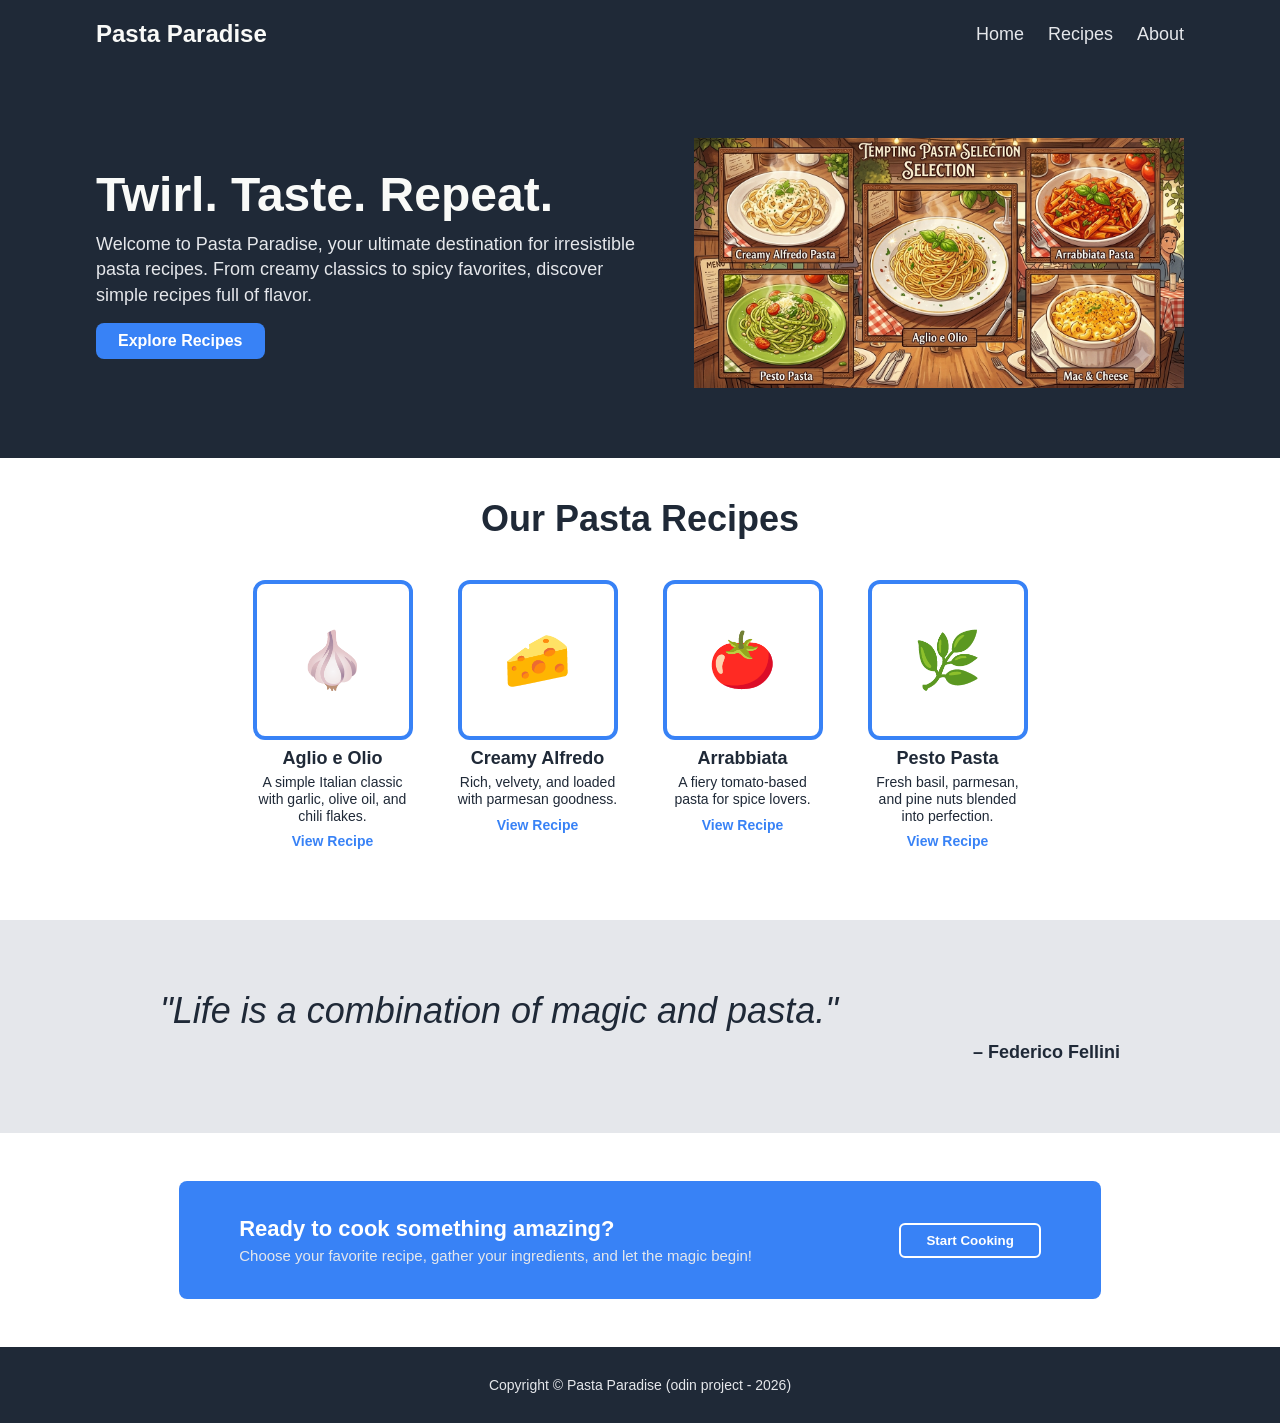
<file: index.html>
<!DOCTYPE html>
<html lang="en">
<head>
    <meta charset="UTF-8">
    <meta name="viewport" content="width=device-width, initial-scale=1.0">
    <title>Pasta Paradise</title>
    <link rel="stylesheet" href="style.css">
</head>

<body>

    <!-- Header -->
    <header class="header">
        <div class="logo">Pasta Paradise</div>

        <nav class="header-links">
            <a href="#">Home</a>
            <a href="#">Recipes</a>
            <a href="#">About</a>
        </nav>
    </header>


    <!-- Hero Section -->
    <section class="hero">

        <div class="hero-content">
            <h1>Twirl. Taste. Repeat.</h1>

            <p>
                Welcome to Pasta Paradise, your ultimate destination for
                irresistible pasta recipes. From creamy classics to spicy
                favorites, discover simple recipes full of flavor.
            </p>

            <button>Explore Recipes</button>
        </div>

        <div class="hero-image">
            <img src="images/pasta.png" alt="Delicious pasta dishes">
        </div>

    </section>


    <!-- Information Section -->
    <section class="information">

        <h2>Our Pasta Recipes</h2>

        <div class="cards">

            <div class="card">
                <div class="card-image">
                    🧄
                </div>
                <h3>Aglio e Olio</h3>
                <p>
                    A simple Italian classic with garlic, olive oil,
                    and chili flakes.
                </p>
                <a href="recipes/AglioeOlio.html">View Recipe</a>
            </div>


            <div class="card">
                <div class="card-image">
                    🧀
                </div>
                <h3>Creamy Alfredo</h3>
                <p>
                    Rich, velvety, and loaded with parmesan goodness.
                </p>
                <a href="recipes/alfredo.html">View Recipe</a>
            </div>


            <div class="card">
                <div class="card-image">
                    🍅
                </div>
                <h3>Arrabbiata</h3>
                <p>
                    A fiery tomato-based pasta for spice lovers.
                </p>
                <a href="recipes/arrabiata.html">View Recipe</a>
            </div>


            <div class="card">
                <div class="card-image">
                    🌿
                </div>
                <h3>Pesto Pasta</h3>
                <p>
                    Fresh basil, parmesan, and pine nuts blended
                    into perfection.
                </p>
                <a href="recipes/pesto.html">View Recipe</a>
            </div>

        </div>

    </section>


    <!-- Quote Section -->
    <section class="quote">

        <p class="quote-text">
            "Life is a combination of magic and pasta."
        </p>

        <p class="quote-author">
            – Federico Fellini
        </p>

    </section>


    <!-- Call To Action -->
    <section class="cta">

        <div>
            <h2>Ready to cook something amazing?</h2>

            <p>
                Choose your favorite recipe, gather your ingredients,
                and let the magic begin!
            </p>
        </div>

        <button>Start Cooking</button>

    </section>


    <!-- Footer -->
    <footer class="footer">
        Copyright © Pasta Paradise (odin project - 2026)
    </footer>

</body>
</html>
</file>
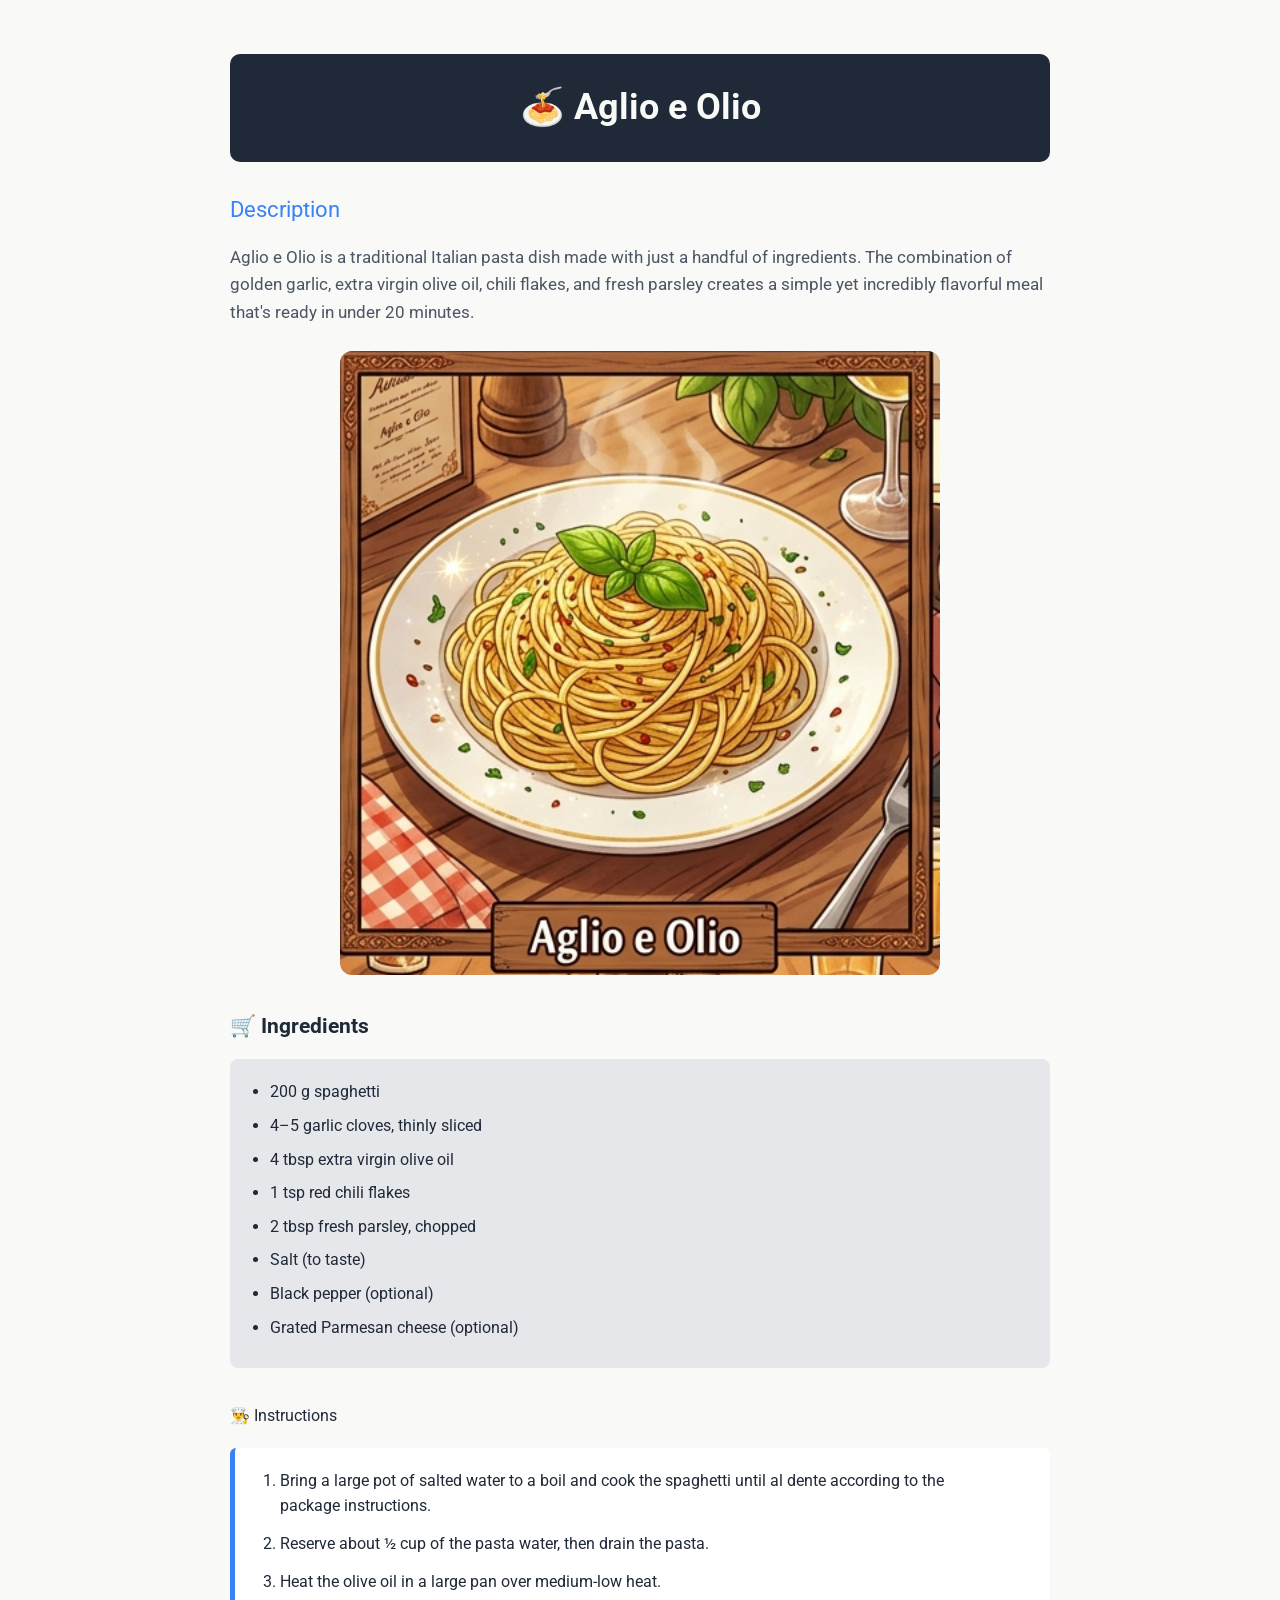
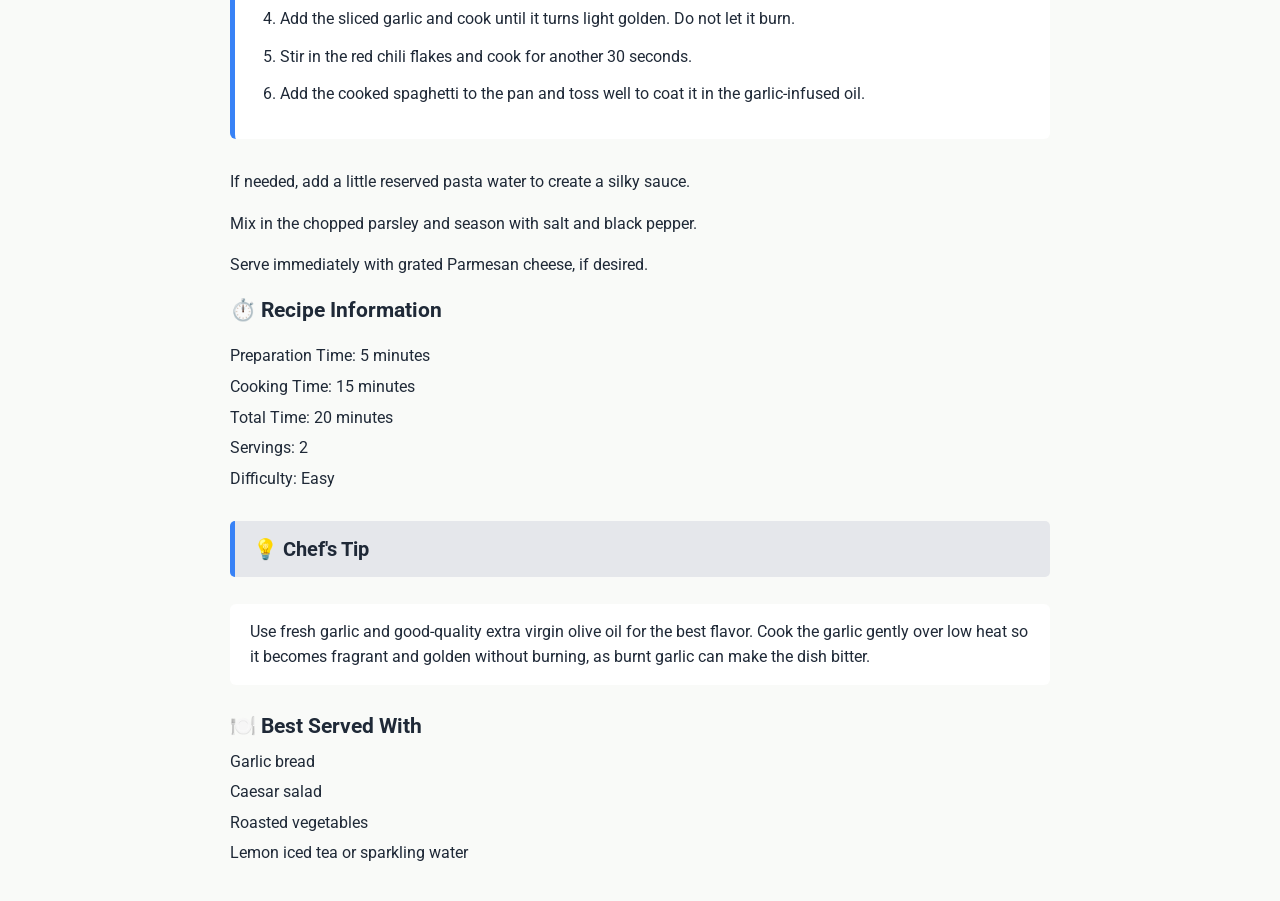
<file: recipes/AglioeOlio.html>
<!DOCTYPE html>
<html lang="en">
<head>
    <meta charset="UTF-8">
    <meta name="viewport" content="width=device-width, initial-scale=1.0">
    <title>Aglio e Olio</title>

    <link
        href="https://fonts.googleapis.com/css2?family=Roboto:wght@300;400;500;700;900&display=swap"
        rel="stylesheet"
    >

    <link rel="stylesheet" href="style.css">
</head>
<body>
    <h1>🍝 Aglio e Olio</h1>
    <p><strong></strong>Description</strong></p>
    <p>Aglio e Olio is a traditional Italian pasta dish made with just a handful of ingredients. The combination of golden garlic, extra virgin olive oil, chili flakes, and fresh parsley creates a simple yet incredibly flavorful meal that's ready in under 20 minutes.</p>
    <img src="../images/aglio.png" alt="Aglio e Olio" style="width:100%;max-width:600px;">
    <p><strong>🛒 Ingredients</strong></p>
    <ul>
        <li>200 g spaghetti</li>
        <li>4–5 garlic cloves, thinly sliced</li>
        <li>4 tbsp extra virgin olive oil</li>
        <li>1 tsp red chili flakes</li>
        <li>2 tbsp fresh parsley, chopped</li>
        <li>Salt (to taste)</li>
        <li>Black pepper (optional)</li>
        <li>Grated Parmesan cheese (optional)</li>
    </ul>
    <p><strong></strong>👨‍🍳 Instructions</strong></p>
    <ol>
        <li>Bring a large pot of salted water to a boil and cook the spaghetti until al dente according to the package instructions.</li>
        <li>Reserve about ½ cup of the pasta water, then drain the pasta.</li>
        <li>Heat the olive oil in a large pan over medium-low heat.</li>
        <li>Add the sliced garlic and cook until it turns light golden. Do not let it burn.</li>
        <li>Stir in the red chili flakes and cook for another 30 seconds.</li>
        <li>Add the cooked spaghetti to the pan and toss well to coat it in the garlic-infused oil.</li>
    </ol>
    <p>If needed, add a little reserved pasta water to create a silky sauce.</p>
    <p>Mix in the chopped parsley and season with salt and black pepper.</p>
    <p>Serve immediately with grated Parmesan cheese, if desired.</p>
    <p><strong>⏱️ Recipe Information</strong></p>
    <p></p>Preparation Time: 5 minutes</p>
    <p>Cooking Time: 15 minutes</p>
    <p>Total Time: 20 minutes</p>
    <p>Servings: 2</p>
    <p>Difficulty: Easy</p>
    <h4>💡 Chef's Tip</h4>
    <p>Use fresh garlic and good-quality extra virgin olive oil for the best flavor. Cook the garlic gently over low heat so it becomes fragrant and golden without burning, as burnt garlic can make the dish bitter.</p>
    <p><strong>🍽️ Best Served With</strong></p>
    <p>Garlic bread</p>
    <p>Caesar salad</p>
    <p>Roasted vegetables</p>
    <p>Lemon iced tea or sparkling water</p>
</body>
</html>
</file>
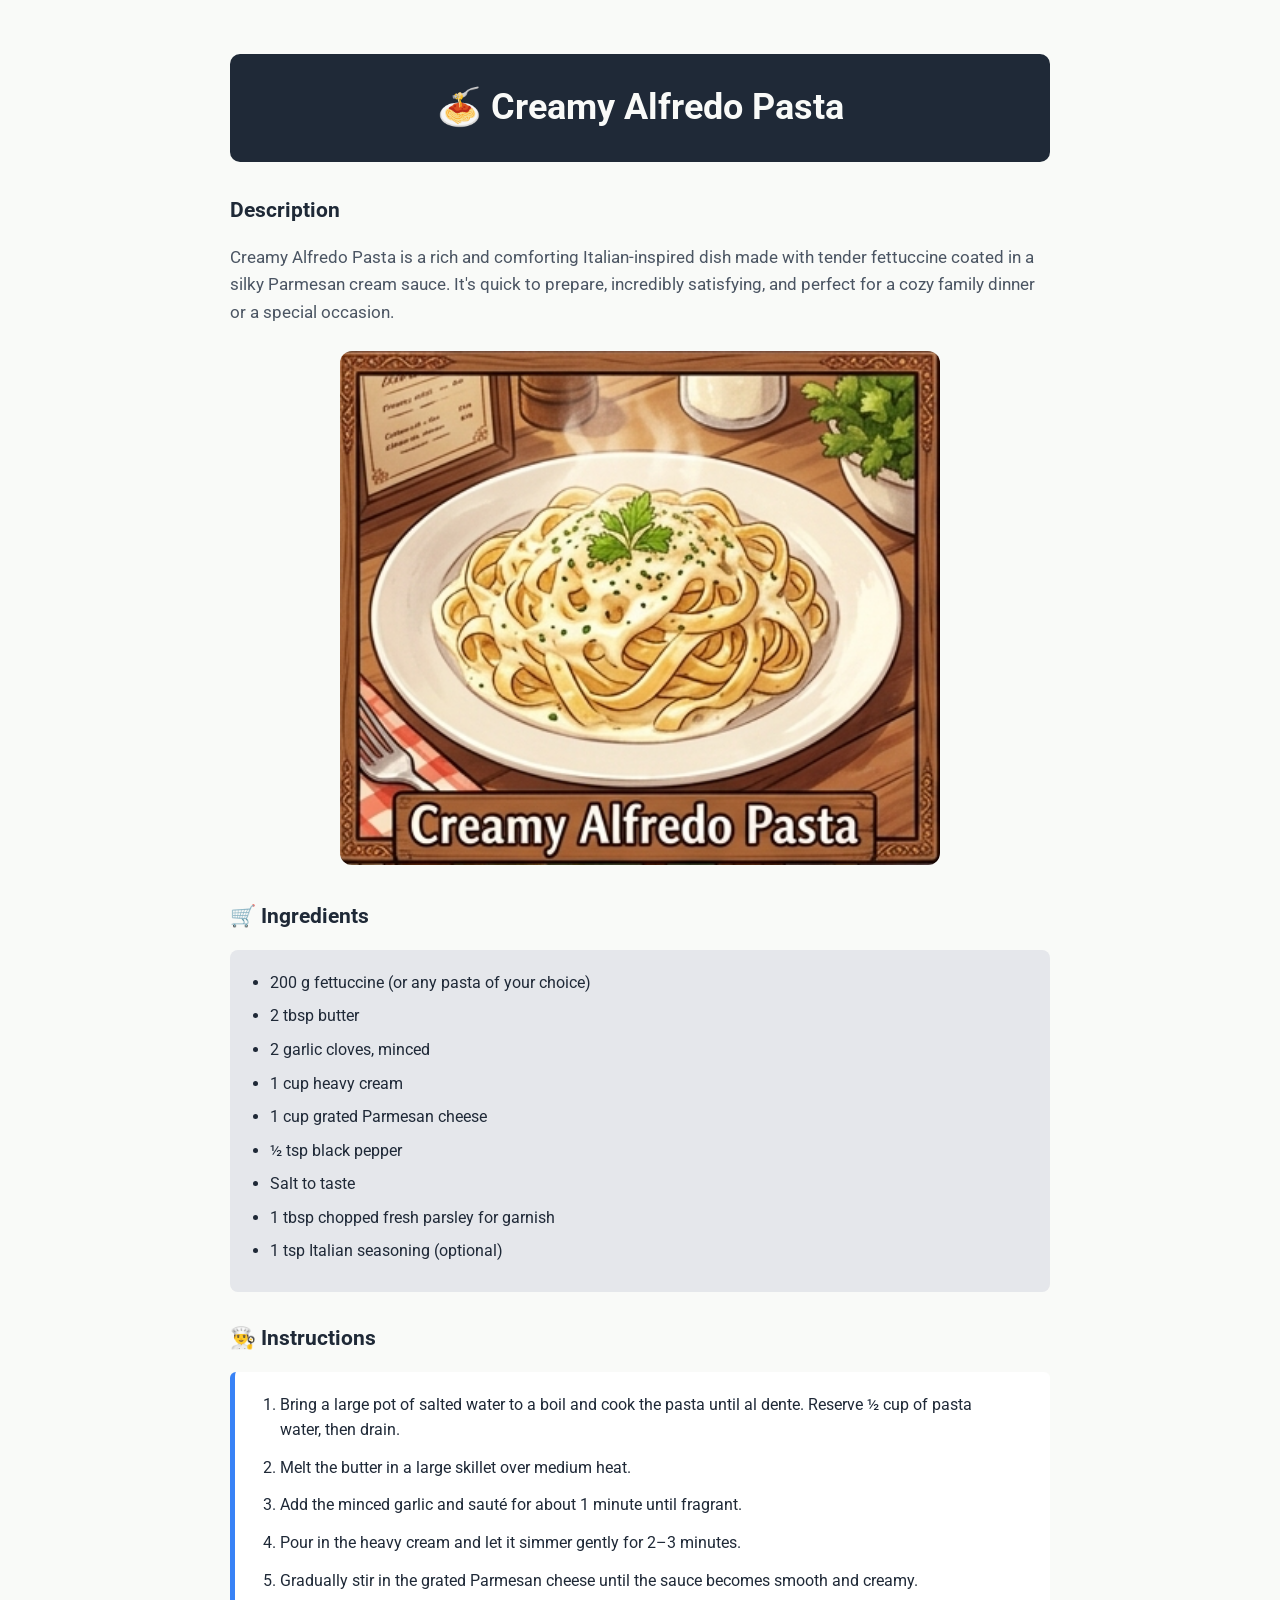
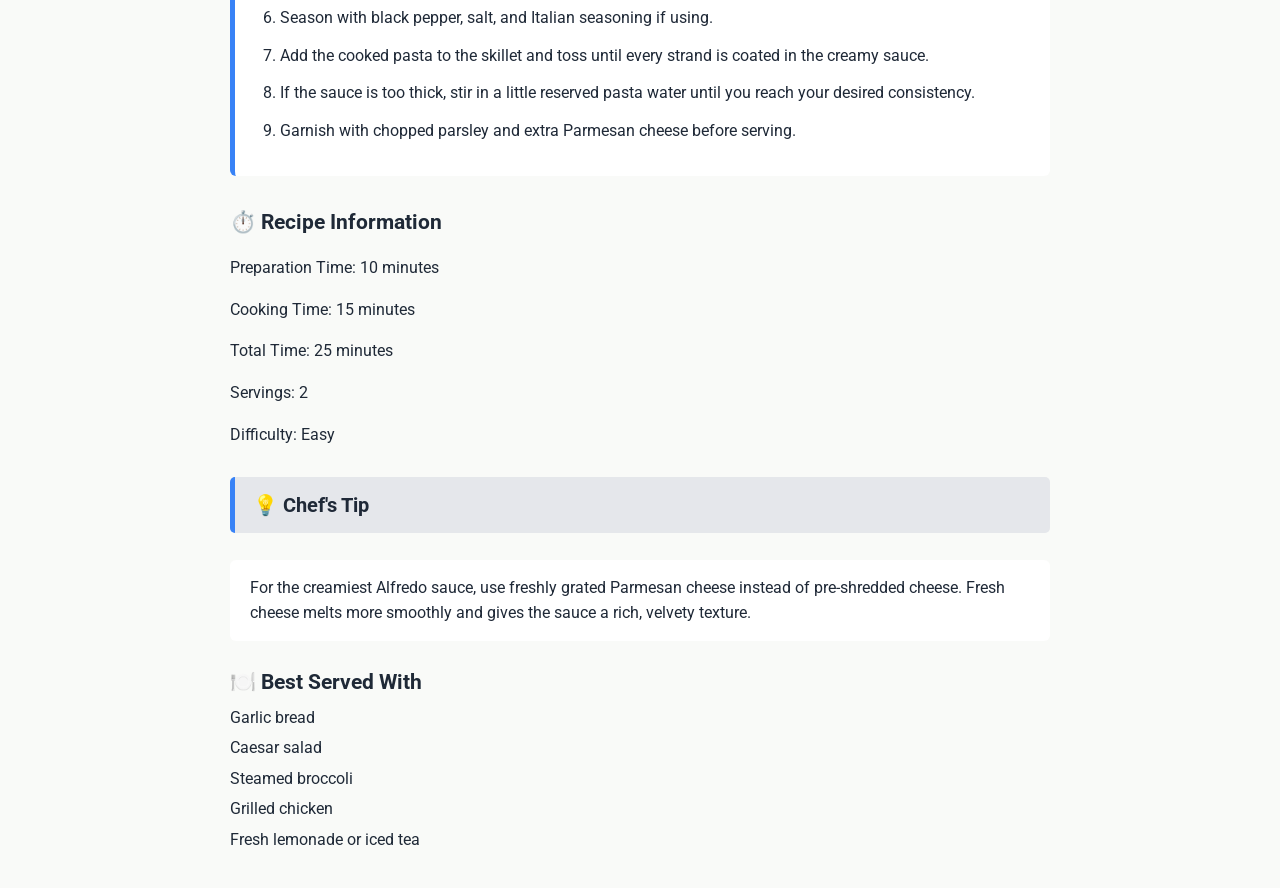
<file: recipes/alfredo.html>
<!DOCTYPE html>
<html lang="en">

<head>
    <meta charset="UTF-8">
    <meta name="viewport" content="width=device-width, initial-scale=1.0">

    <title>Creamy Alfredo Pasta</title>

    <link
        href="https://fonts.googleapis.com/css2?family=Roboto:wght@300;400;500;700;900&display=swap"
        rel="stylesheet"
    >

    <link rel="stylesheet" href="style.css">
</head>

<body>

    <!-- Recipe Title -->
    <h1>🍝 Creamy Alfredo Pasta</h1>


    <!-- Description -->
    <p><strong>Description</strong></p>

    <p>
        Creamy Alfredo Pasta is a rich and comforting Italian-inspired dish
        made with tender fettuccine coated in a silky Parmesan cream sauce.
        It's quick to prepare, incredibly satisfying, and perfect for a cozy
        family dinner or a special occasion.
    </p>


    <!-- Recipe Image -->
    <img
        src="../images/alfredo.png"
        alt="Creamy Alfredo Pasta"
    >


    <!-- Ingredients -->
    <p><strong>🛒 Ingredients</strong></p>

    <ul>
        <li>200 g fettuccine (or any pasta of your choice)</li>
        <li>2 tbsp butter</li>
        <li>2 garlic cloves, minced</li>
        <li>1 cup heavy cream</li>
        <li>1 cup grated Parmesan cheese</li>
        <li>½ tsp black pepper</li>
        <li>Salt to taste</li>
        <li>1 tbsp chopped fresh parsley for garnish</li>
        <li>1 tsp Italian seasoning (optional)</li>
    </ul>


    <!-- Instructions -->
    <p><strong>👨‍🍳 Instructions</strong></p>

    <ol>
        <li>
            Bring a large pot of salted water to a boil and cook the pasta
            until al dente. Reserve ½ cup of pasta water, then drain.
        </li>

        <li>
            Melt the butter in a large skillet over medium heat.
        </li>

        <li>
            Add the minced garlic and sauté for about 1 minute until fragrant.
        </li>

        <li>
            Pour in the heavy cream and let it simmer gently for 2–3 minutes.
        </li>

        <li>
            Gradually stir in the grated Parmesan cheese until the sauce
            becomes smooth and creamy.
        </li>

        <li>
            Season with black pepper, salt, and Italian seasoning if using.
        </li>

        <li>
            Add the cooked pasta to the skillet and toss until every strand
            is coated in the creamy sauce.
        </li>

        <li>
            If the sauce is too thick, stir in a little reserved pasta water
            until you reach your desired consistency.
        </li>

        <li>
            Garnish with chopped parsley and extra Parmesan cheese before serving.
        </li>
    </ol>


    <!-- Recipe Information -->
    <p><strong>⏱️ Recipe Information</strong></p>

    <p>Preparation Time: 10 minutes</p>
    <p>Cooking Time: 15 minutes</p>
    <p>Total Time: 25 minutes</p>
    <p>Servings: 2</p>
    <p>Difficulty: Easy</p>


    <!-- Chef's Tip -->
    <h4>💡 Chef's Tip</h4>

    <p>
        For the creamiest Alfredo sauce, use freshly grated Parmesan cheese
        instead of pre-shredded cheese. Fresh cheese melts more smoothly and
        gives the sauce a rich, velvety texture.
    </p>


    <!-- Best Served With -->
    <p><strong>🍽️ Best Served With</strong></p>

    <p>Garlic bread</p>
    <p>Caesar salad</p>
    <p>Steamed broccoli</p>
    <p>Grilled chicken</p>
    <p>Fresh lemonade or iced tea</p>

</body>

</html>
</file>
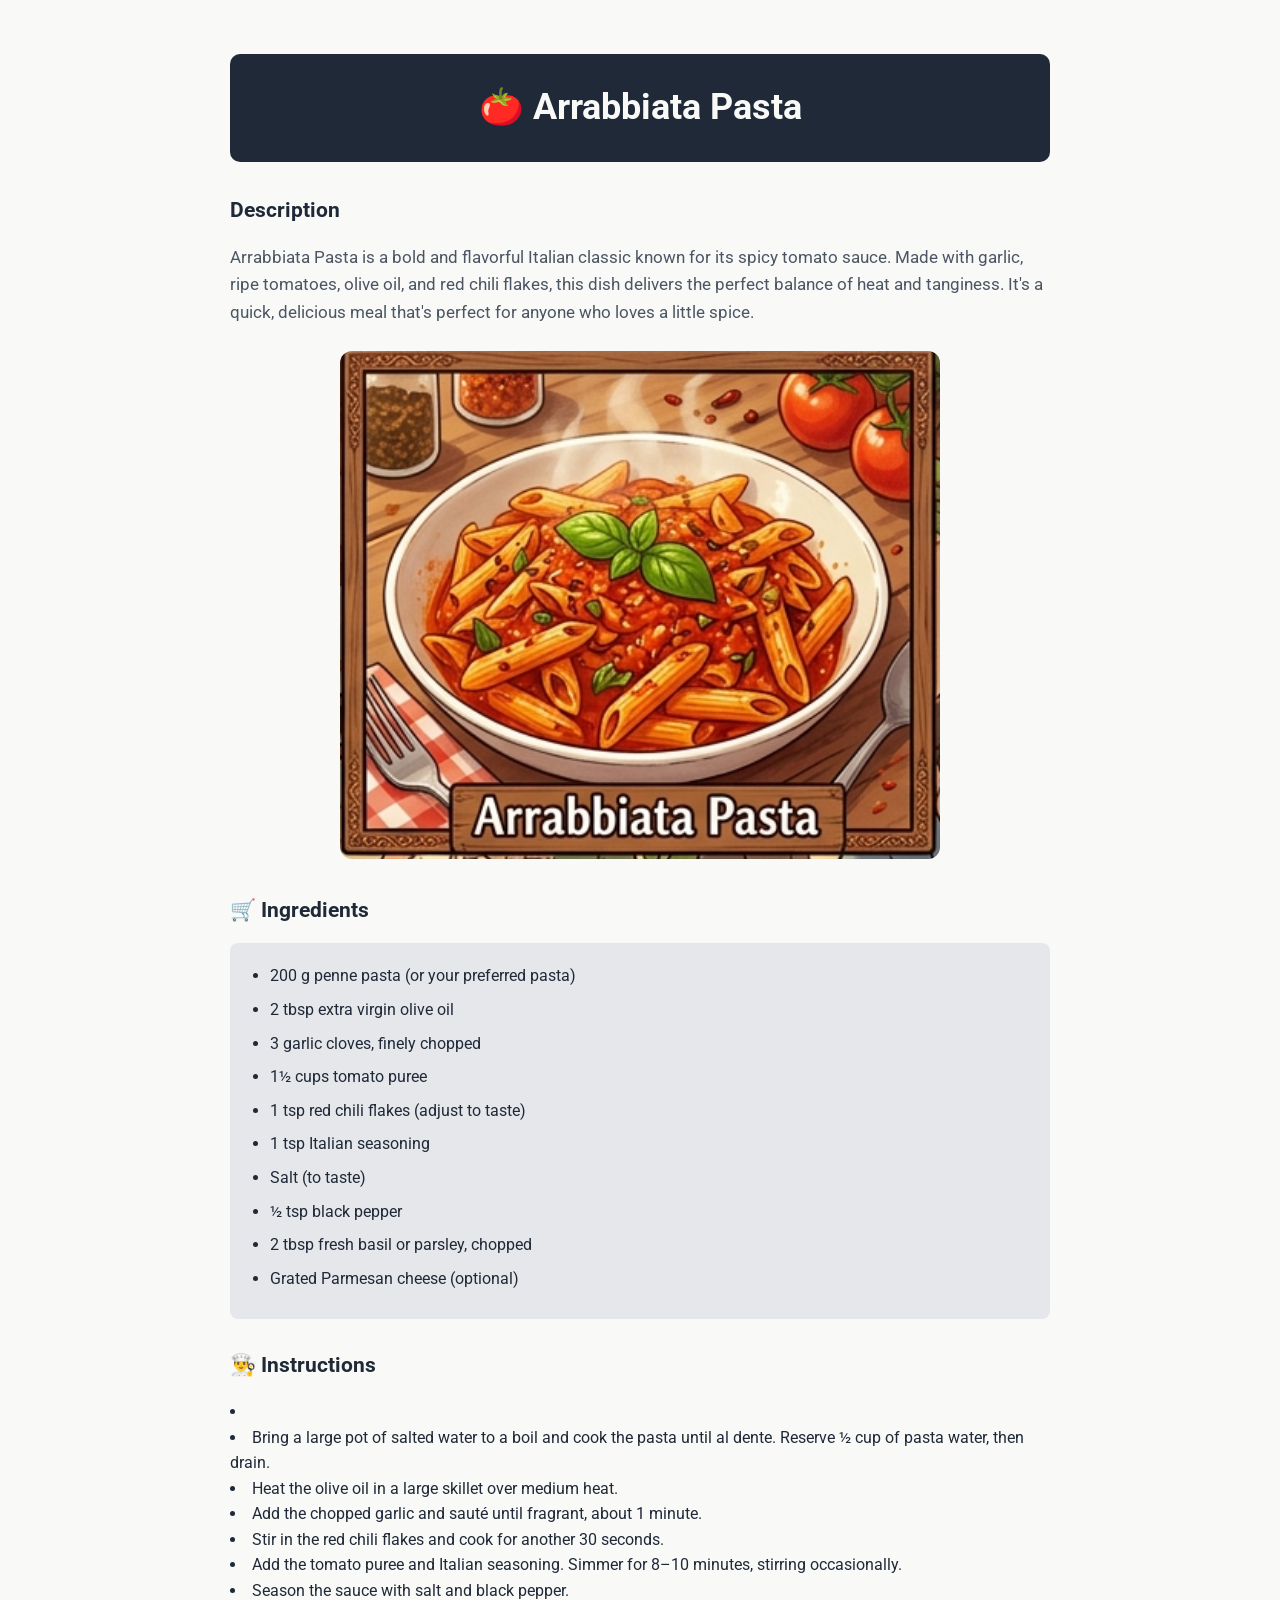
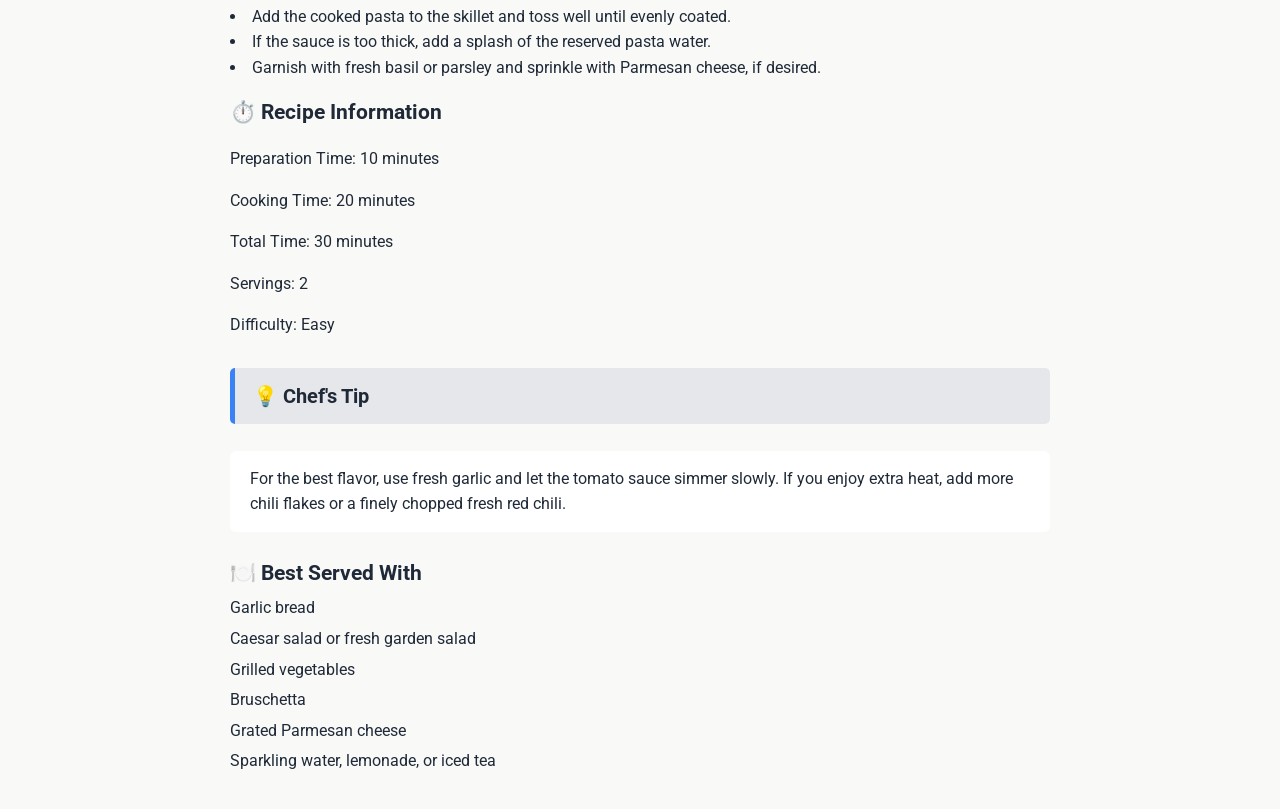
<file: recipes/arrabiata.html>
<!DOCTYPE html>
<html lang="en">
<head>
    <meta charset="UTF-8">
    <meta name="viewport" content="width=device-width, initial-scale=1.0">
    <title>Arrabiata Pasta</title>

    <link
        href="https://fonts.googleapis.com/css2?family=Roboto:wght@300;400;500;700;900&display=swap"
        rel="stylesheet"
    >

    <link rel="stylesheet" href="style.css">
</head>
<body>
    <h1>🍅 Arrabbiata Pasta</h1>
    <p><strong>Description</strong></p>
    <p>Arrabbiata Pasta is a bold and flavorful Italian classic known for its spicy tomato sauce. Made with garlic, ripe tomatoes, olive oil, and red chili flakes, this dish delivers the perfect balance of heat and tanginess. It's a quick, delicious meal that's perfect for anyone who loves a little spice.</p>
    <img src="../images/arrabbiata.png" alt="Arrabiata Pasta" style="width:100%;max-width:600px;">
    <p><strong>🛒 Ingredients</strong></p>
    <ul>
        <li>200 g penne pasta (or your preferred pasta)</li>
        <li>2 tbsp extra virgin olive oil</li>
        <li>3 garlic cloves, finely chopped</li>
        <li>1½ cups tomato puree</li>
        <li>1 tsp red chili flakes (adjust to taste)</li>
        <li>1 tsp Italian seasoning</li>
        <li>Salt (to taste)</li>
        <li>½ tsp black pepper</li>
        <li>2 tbsp fresh basil or parsley, chopped</li>
        <li>Grated Parmesan cheese (optional)</li>
    </ul>
    <p><strong>👨‍🍳 Instructions</strong></p>
    <li>
       <li>Bring a large pot of salted water to a boil and cook the pasta until al dente. Reserve ½ cup of pasta water, then drain.</li> 
       <li>Heat the olive oil in a large skillet over medium heat.</li>
<li>Add the chopped garlic and sauté until fragrant, about 1 minute.</li>
<li>Stir in the red chili flakes and cook for another 30 seconds.</li>
<li>Add the tomato puree and Italian seasoning. Simmer for 8–10 minutes, stirring occasionally.</li>
<li>Season the sauce with salt and black pepper.</li>
<li>Add the cooked pasta to the skillet and toss well until evenly coated.</li>
<li>If the sauce is too thick, add a splash of the reserved pasta water.</li>
<li>Garnish with fresh basil or parsley and sprinkle with Parmesan cheese, if desired.</li>
    </ol>
    
    <p><strong>⏱️ Recipe Information</strong></p>
    <p>Preparation Time: 10 minutes</p>
    <p>Cooking Time: 20 minutes</p>
    <p>Total Time: 30 minutes</p>
    <p>Servings: 2</p>
    <p>Difficulty: Easy</p>

    <h4>💡 Chef's Tip</h4>

<p>For the best flavor, use fresh garlic and let the tomato sauce simmer slowly. If you enjoy extra heat, add more chili flakes or a finely chopped fresh red chili.</p>


<p><strong>🍽️ Best Served With</strong></p>
<p>Garlic bread</p>
<p>Caesar salad or fresh garden salad</p>
<p>Grilled vegetables</p>
<p>Bruschetta</p>
<p>Grated Parmesan cheese</p>
<p>Sparkling water, lemonade, or iced tea</p>
</body>
</html>
</file>
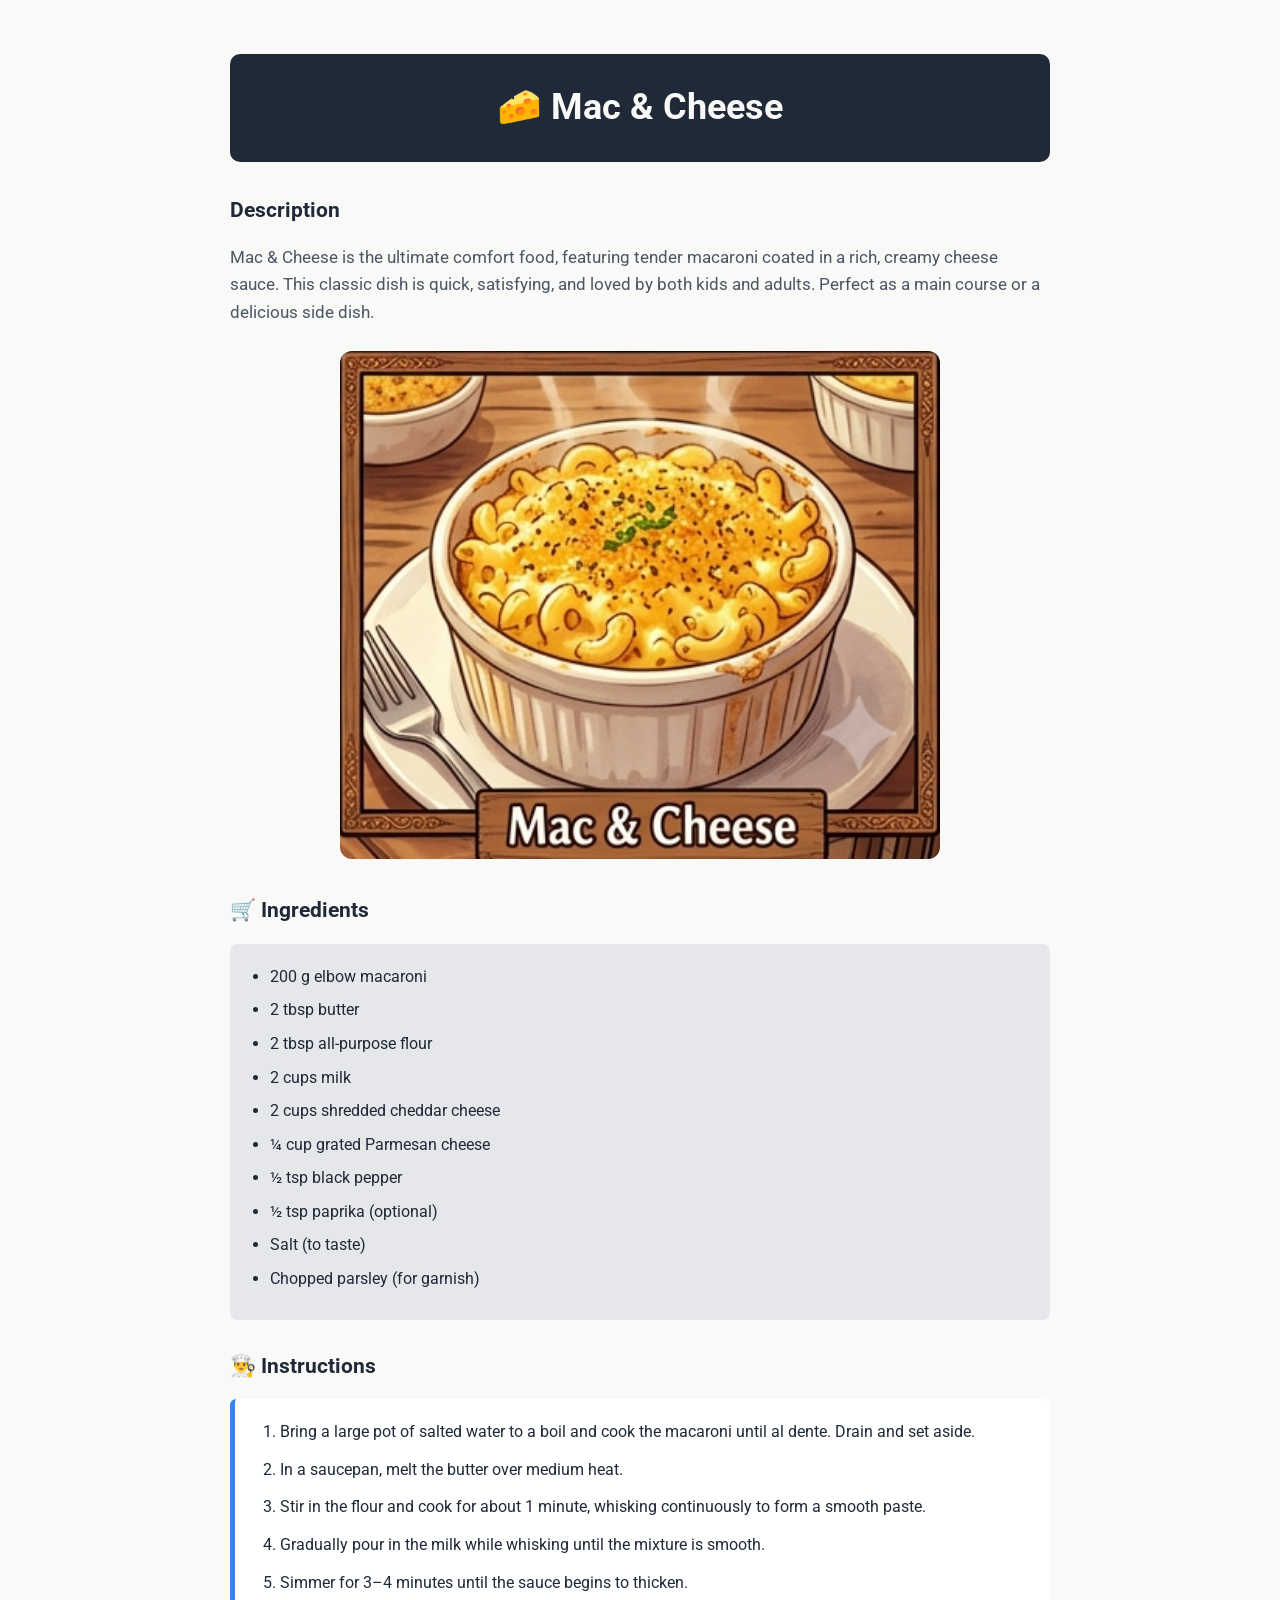
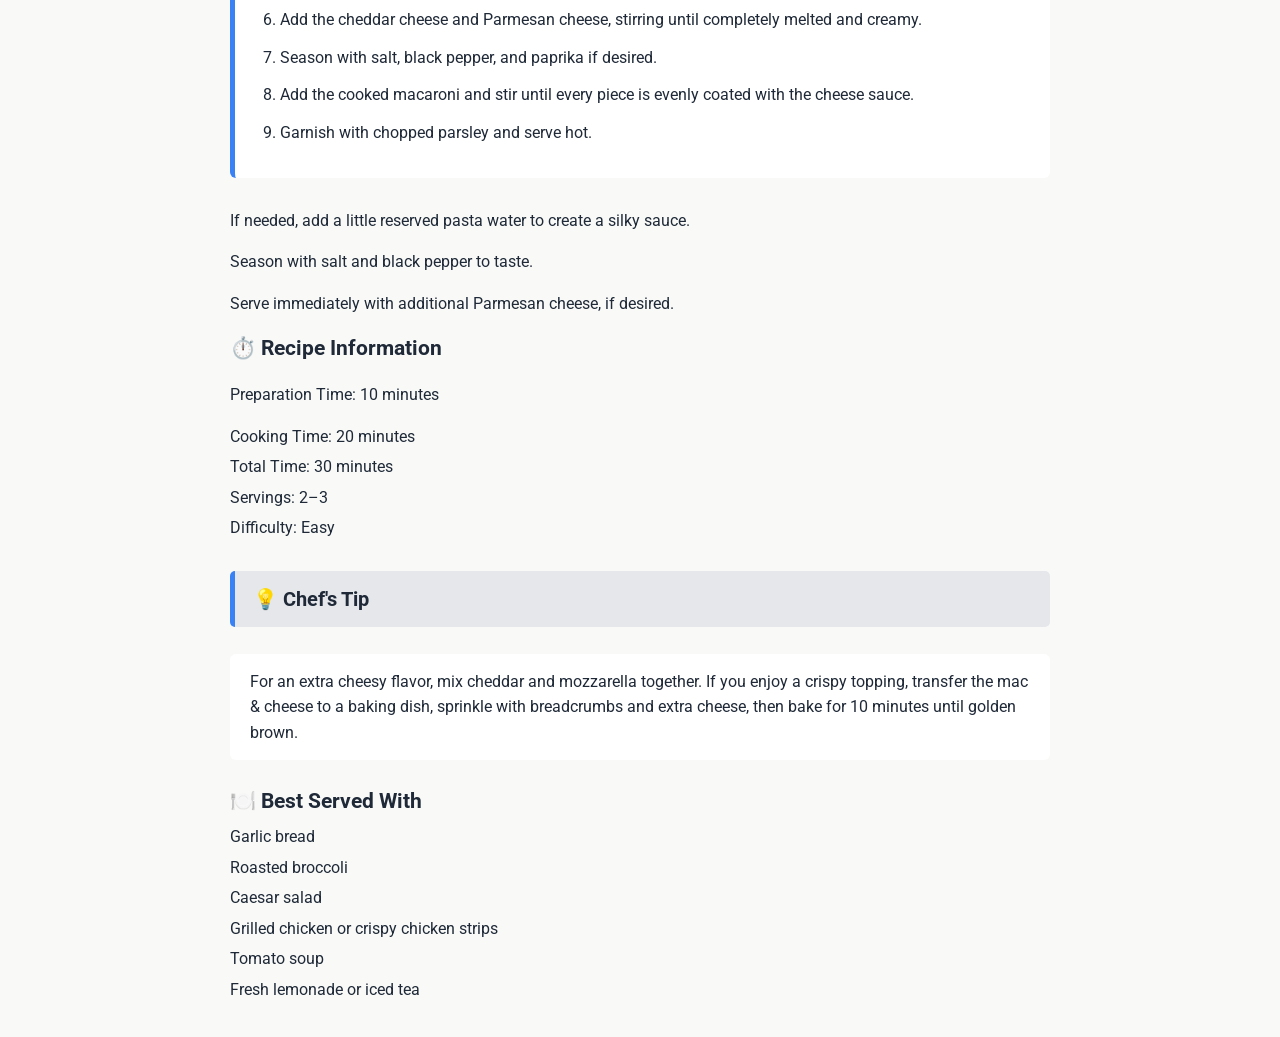
<file: recipes/MacNCheese.html>
<!DOCTYPE html>
<html lang="en">
<head>
    <meta charset="UTF-8">
    <meta name="viewport" content="width=device-width, initial-scale=1.0">
    <title>Mac & Cheese</title>

    <link
        href="https://fonts.googleapis.com/css2?family=Roboto:wght@300;400;500;700;900&display=swap"
        rel="stylesheet"
    >

    <link rel="stylesheet" href="style.css">
</head>
<body>
    <h1>🧀 Mac & Cheese</h1>
    <p><strong>Description</strong></p>
    <p>Mac & Cheese is the ultimate comfort food, featuring tender macaroni coated in a rich, creamy cheese sauce. This classic dish is quick, satisfying, and loved by both kids and adults. Perfect as a main course or a delicious side dish.</p>
    <img src="../images/macNcheese.png" alt="Mac & Cheese" style="width:100%;max-width:600px;">
    <p><strong>🛒 Ingredients</strong></p>
    <ul>
        <li>200 g elbow macaroni</li>
        <li>2 tbsp butter</li>
        <li>2 tbsp all-purpose flour</li>
        <li>2 cups milk</li>
        <li>2 cups shredded cheddar cheese</li>
        <li>¼ cup grated Parmesan cheese</li>
        <li>½ tsp black pepper</li>
        <li>½ tsp paprika (optional)</li>
        <li>Salt (to taste)</li>
        <li>Chopped parsley (for garnish)</li>
    </ul>
    <p><strong>👨‍🍳 Instructions</strong></p>
    <ol>
        <li>Bring a large pot of salted water to a boil and cook the macaroni until al dente. Drain and set aside.</li>
        <li>In a saucepan, melt the butter over medium heat.</li>
        <li>Stir in the flour and cook for about 1 minute, whisking continuously to form a smooth paste.</li>
        <li>Gradually pour in the milk while whisking until the mixture is smooth.</li>
        <li>Simmer for 3–4 minutes until the sauce begins to thicken.</li>
        <li>Add the cheddar cheese and Parmesan cheese, stirring until completely melted and creamy.</li>
        <li>Season with salt, black pepper, and paprika if desired.</li>
        <li>Add the cooked macaroni and stir until every piece is evenly coated with the cheese sauce.</li>
        <li>Garnish with chopped parsley and serve hot.</li>
    </ol>
    <p>If needed, add a little reserved pasta water to create a silky sauce.</p>
    <p>Season with salt and black pepper to taste.</p>
    <p>Serve immediately with additional Parmesan cheese, if desired.</p>
    <p><strong>⏱️ Recipe Information</strong></p>
    <p>Preparation Time: 10 minutes</p>
    <p>Cooking Time: 20 minutes</p>
    <p>Total Time: 30 minutes</p>
    <p>Servings: 2–3</p>
    <p>Difficulty: Easy</p>
    <h4>💡 Chef's Tip</h4>

<p>For an extra cheesy flavor, mix cheddar and mozzarella together. If you enjoy a crispy topping, transfer the mac & cheese to a baking dish, sprinkle with breadcrumbs and extra cheese, then bake for 10 minutes until golden brown.</p>


<p><strong>🍽️ Best Served With</strong></p>
<p>Garlic bread</p>
<p>Roasted broccoli</p>
<p>Caesar salad</p>
<p>Grilled chicken or crispy chicken strips</p>
<p>Tomato soup</p>
<p>Fresh lemonade or iced tea</p>
</body>
</html>
</file>
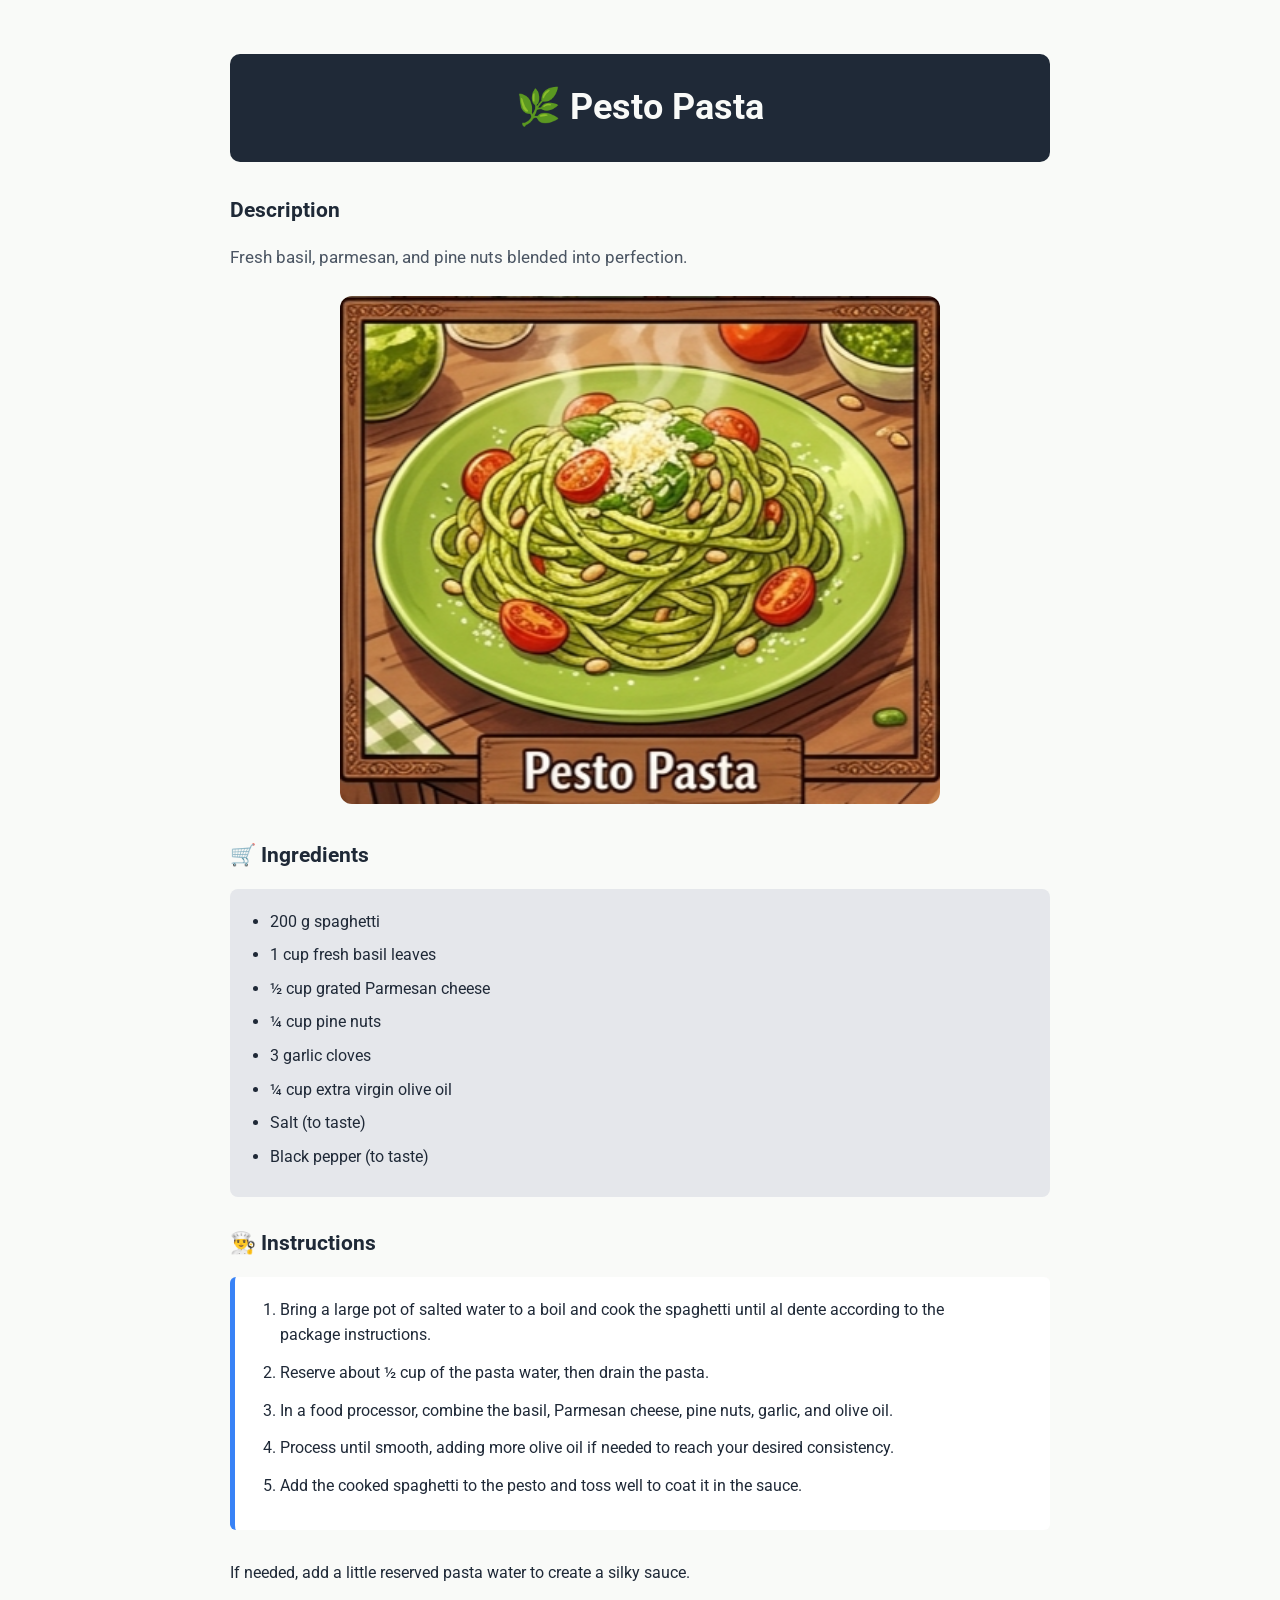
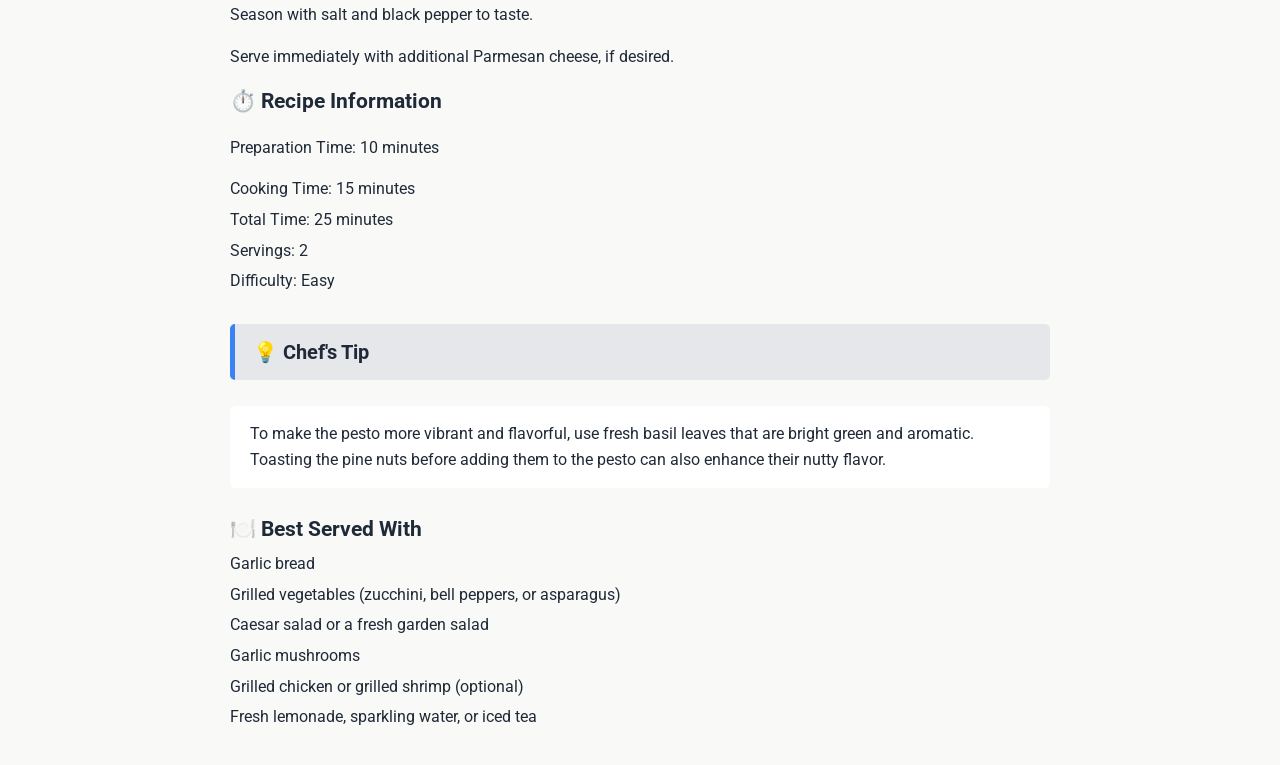
<file: recipes/pesto.html>
<!DOCTYPE html>
<html lang="en">
<head>
    <meta charset="UTF-8">
    <meta name="viewport" content="width=device-width, initial-scale=1.0">
    <title>Pesto Pasta</title>

    <link
        href="https://fonts.googleapis.com/css2?family=Roboto:wght@300;400;500;700;900&display=swap"
        rel="stylesheet"
    >

    <link rel="stylesheet" href="style.css">
</head>
<body>
    <h1>🌿 Pesto Pasta</h1>
    <p><strong>Description</strong></p>
    <p>Fresh basil, parmesan, and pine nuts blended into perfection.</p>
    <img src="../images/pesto.png" alt="Pesto Pasta" style="width:100%;max-width:600px;">
    <p><strong>🛒 Ingredients</strong></p>
    <ul>
        <li>200 g spaghetti</li>
        <li>1 cup fresh basil leaves</li>
        <li>½ cup grated Parmesan cheese</li>
        <li>¼ cup pine nuts</li>
        <li>3 garlic cloves</li>
        <li>¼ cup extra virgin olive oil</li>
        <li>Salt (to taste)</li>
        <li>Black pepper (to taste)</li>
    </ul>
    <p><strong>👨‍🍳 Instructions</strong></p>
    <ol>
        <li>Bring a large pot of salted water to a boil and cook the spaghetti until al dente according to the package instructions.</li>
        <li>Reserve about ½ cup of the pasta water, then drain the pasta.</li>
        <li>In a food processor, combine the basil, Parmesan cheese, pine nuts, garlic, and olive oil.</li>
        <li>Process until smooth, adding more olive oil if needed to reach your desired consistency.</li>
        <li>Add the cooked spaghetti to the pesto and toss well to coat it in the sauce.</li>
    </ol>
    <p>If needed, add a little reserved pasta water to create a silky sauce.</p>
    <p>Season with salt and black pepper to taste.</p>
    <p>Serve immediately with additional Parmesan cheese, if desired.</p>
    <p><strong>⏱️ Recipe Information</strong></p>
    <p>Preparation Time: 10 minutes</p>
    <p>Cooking Time: 15 minutes</p>
    <p>Total Time: 25 minutes</p>
    <p>Servings: 2</p>
    <p>Difficulty: Easy</p>
    <h4>💡 Chef's Tip</h4>

<p>To make the pesto more vibrant and flavorful, use fresh basil leaves that are bright green and aromatic. Toasting the pine nuts before adding them to the pesto can also enhance their nutty flavor.</p>


<p><strong>🍽️ Best Served With</strong></p>
<p>Garlic bread</p>
<p>Grilled vegetables (zucchini, bell peppers, or asparagus)</p>
<p>Caesar salad or a fresh garden salad</p>
<p>Garlic mushrooms</p>
<p>Grilled chicken or grilled shrimp (optional)</p>
<p>Fresh lemonade, sparkling water, or iced tea</p>
</html>
</file>
<file: style.css>
/* =========================
   GENERAL
========================= */

* {
    box-sizing: border-box;
    margin: 0;
    padding: 0;
}

body {
    font-family: "Roboto", sans-serif;
    color: #1F2937;
}


/* =========================
   HEADER
========================= */

.header {
    background-color: #1F2937;
    display: flex;
    justify-content: space-between;
    align-items: center;
    padding: 20px 96px;
}

.logo {
    font-size: 24px;
    color: #F9FAF8;
    font-weight: 700;
}

.header-links {
    display: flex;
    gap: 24px;
}

.header-links a {
    font-size: 18px;
    color: #E5E7EB;
    text-decoration: none;
}


/* =========================
   HERO
========================= */

.hero {
    background-color: #1F2937;

    display: flex;
    justify-content: space-between;
    align-items: center;

    padding: 70px 96px;
    gap: 50px;
}

.hero-content {
    width: 50%;
}

.hero h1 {
    font-size: 48px;
    color: #F9FAF8;
    font-weight: 900;
    margin-bottom: 10px;
}

.hero p {
    font-size: 18px;
    color: #E5E7EB;
    line-height: 1.4;
    margin-bottom: 15px;
}

.hero button {
    background-color: #3882F6;
    color: white;

    border: none;
    border-radius: 8px;

    padding: 9px 22px;

    font-size: 16px;
    font-weight: 700;
}

.hero-image {
    width: 45%;
    height: 250px;

    background-color: #6B7280;

    display: flex;
    justify-content: center;
    align-items: center;

    overflow: hidden;
}

.hero-image img {
    width: 100%;
    height: 100%;
    object-fit: cover;
}


/* =========================
   INFORMATION
========================= */

.information {
    text-align: center;
    padding: 40px 70px 70px;
}

.information h2 {
    font-size: 36px;
    color: #1F2937;
    font-weight: 900;
    margin-bottom: 40px;
}

.cards {
    display: flex;
    justify-content: center;
    gap: 45px;
}

.card {
    width: 160px;
}

.card-image {
    width: 160px;
    height: 160px;

    border: 4px solid #3882F6;
    border-radius: 12px;

    display: flex;
    justify-content: center;
    align-items: center;

    font-size: 55px;

    margin-bottom: 8px;
}

.card h3 {
    font-size: 18px;
    margin-bottom: 5px;
}

.card p {
    font-size: 14px;
    line-height: 1.2;
    margin-bottom: 8px;
}

.card a {
    color: #3882F6;
    text-decoration: none;
    font-size: 14px;
    font-weight: 700;
}


/* =========================
   QUOTE
========================= */

.quote {
    background-color: #E5E7EB;

    padding: 70px 160px;
}

.quote-text {
    font-size: 36px;
    color: #1F2937;
    font-weight: 300;
    font-style: italic;
}

.quote-author {
    text-align: right;
    font-size: 18px;
    font-weight: 700;
    margin-top: 10px;
}


/* =========================
   CALL TO ACTION
========================= */

.cta {
    background-color: #3882F6;

    width: 72%;

    margin: 48px auto;

    padding: 35px 60px;

    border-radius: 8px;

    display: flex;
    justify-content: space-between;
    align-items: center;
}

.cta h2 {
    color: white;
    font-size: 22px;
    margin-bottom: 5px;
}

.cta p {
    color: #E5E7EB;
    font-size: 15px;
}

.cta button {
    background-color: #3882F6;
    color: white;

    border: 2px solid white;
    border-radius: 6px;

    padding: 8px 25px;

    font-weight: 700;
}


/* =========================
   FOOTER
========================= */

.footer {
    background-color: #1F2937;
    color: #E5E7EB;

    text-align: center;

    padding: 30px;

    font-size: 14px;
}
</file>
<file: recipes/style.css>
/* General */

* {
    box-sizing: border-box;
}

body {
    font-family: "Roboto", Arial, sans-serif;
    background-color: #F9FAF8;
    color: #1F2937;
    max-width: 900px;
    margin: 0 auto;
    padding: 30px 40px;
    line-height: 1.6;
}


/* Main Heading */

h1 {
    background-color: #1F2937;
    color: #F9FAF8;
    padding: 25px;
    border-radius: 10px;
    text-align: center;
    font-size: 36px;
    margin-bottom: 30px;
}


/* Description */

body > p:nth-of-type(1) {
    color: #3882F6;
    font-size: 22px;
    margin-bottom: 5px;
}

body > p:nth-of-type(2) {
    font-size: 17px;
    color: #4B5563;
    margin-bottom: 25px;
}


/* Recipe Image */

img {
    display: block;
    width: 100%;
    max-width: 600px;
    height: auto;
    margin: 20px auto 35px;
    border-radius: 12px;
}


/* Section Headings */

p strong {
    color: #1F2937;
    font-size: 21px;
}


/* Ingredients */

ul {
    background-color: #E5E7EB;
    padding: 20px 40px;
    border-radius: 8px;
    margin-bottom: 30px;
}

ul li {
    margin-bottom: 8px;
}


/* Instructions */

ol {
    padding: 20px 45px;
    background-color: white;
    border-left: 5px solid #3882F6;
    border-radius: 6px;
    margin-bottom: 30px;
}

ol li {
    margin-bottom: 12px;
}


/* Recipe Information */

body > p:nth-of-type(n+10) {
    margin: 5px 0;
}


/* Chef's Tip */

h4 {
    background-color: #E5E7EB;
    color: #1F2937;
    padding: 12px 18px;
    border-left: 5px solid #3882F6;
    border-radius: 5px;
    font-size: 20px;
    margin-top: 30px;
}

h4 + p {
    background-color: white;
    padding: 15px 20px;
    border-radius: 6px;
}


/* Best Served With */

h4 ~ p strong {
    display: block;
    margin-top: 25px;
}

h4 ~ p {
    margin: 7px 0;
}


/* Mobile */

@media (max-width: 600px) {

    body {
        padding: 20px;
    }

    h1 {
        font-size: 28px;
        padding: 20px;
    }

    ol,
    ul {
        padding-left: 30px;
    }

    img {
        width: 100%;
    }
}
</file>
